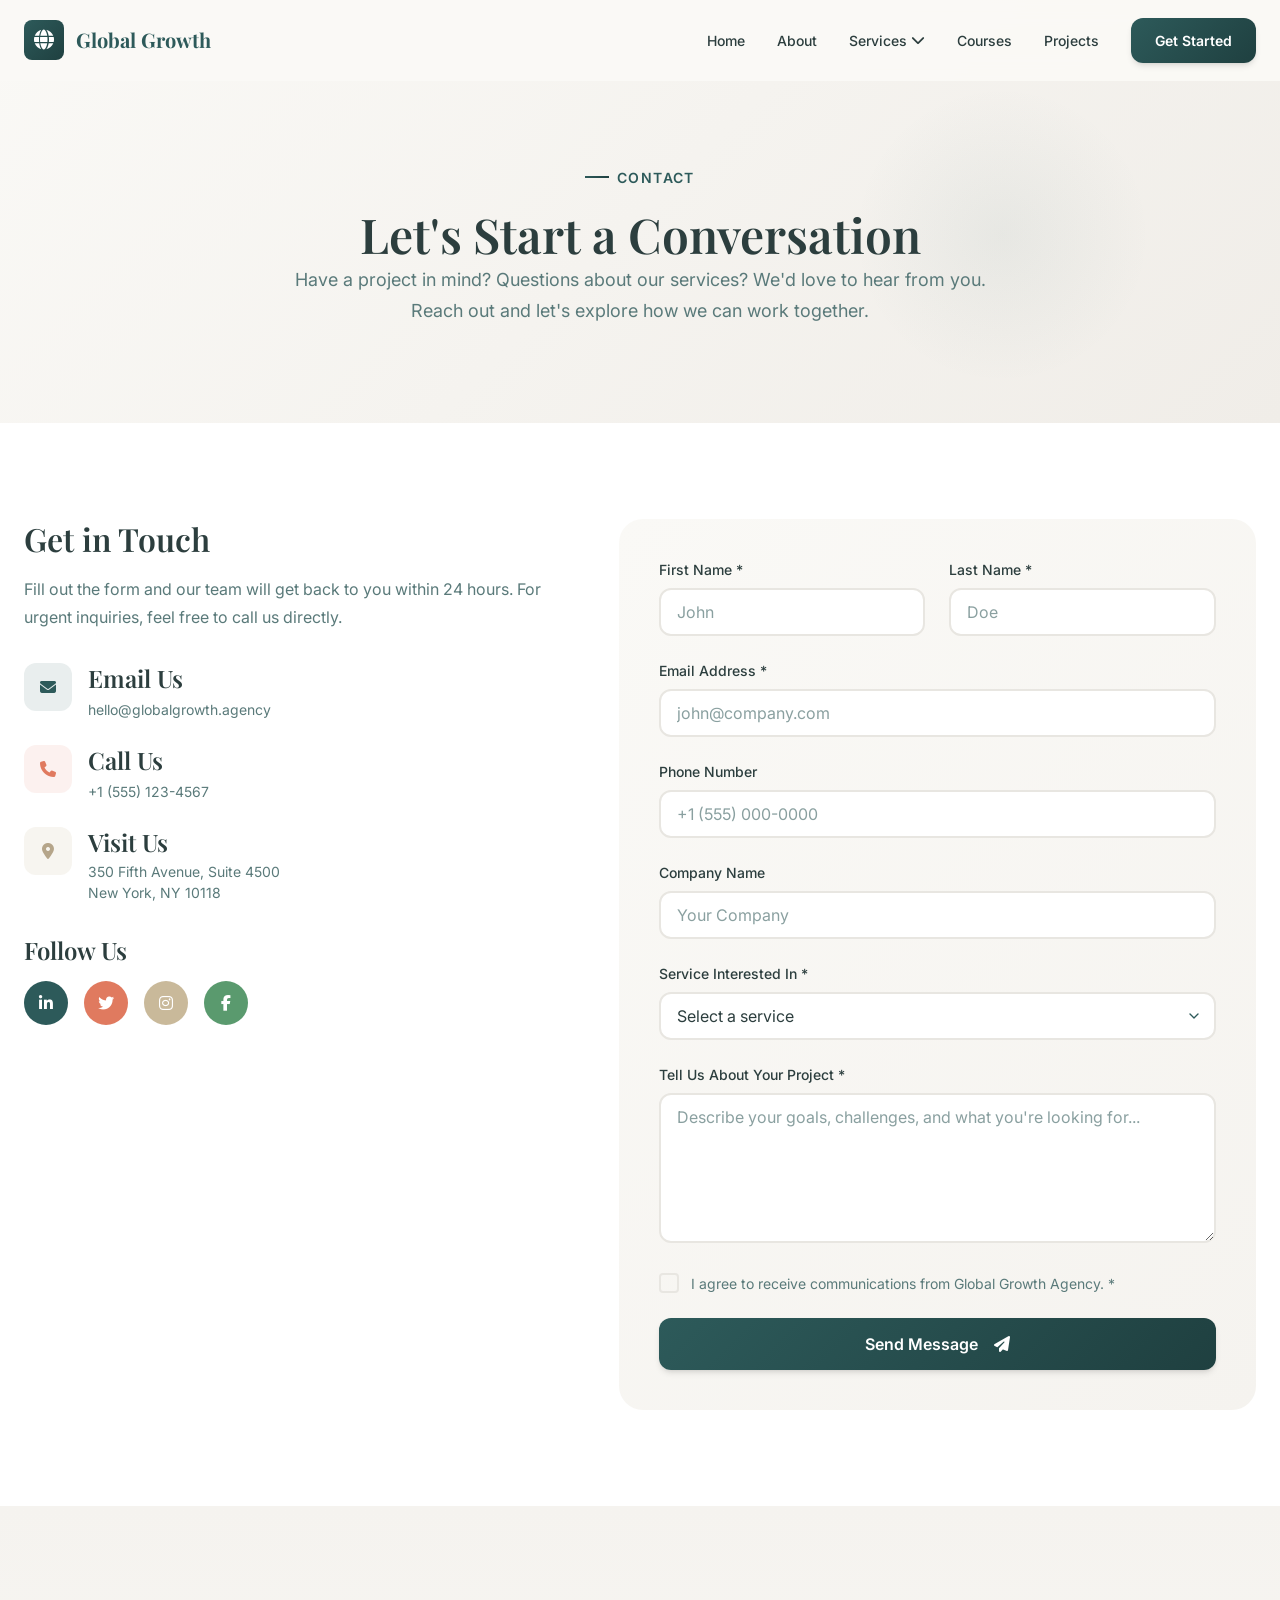
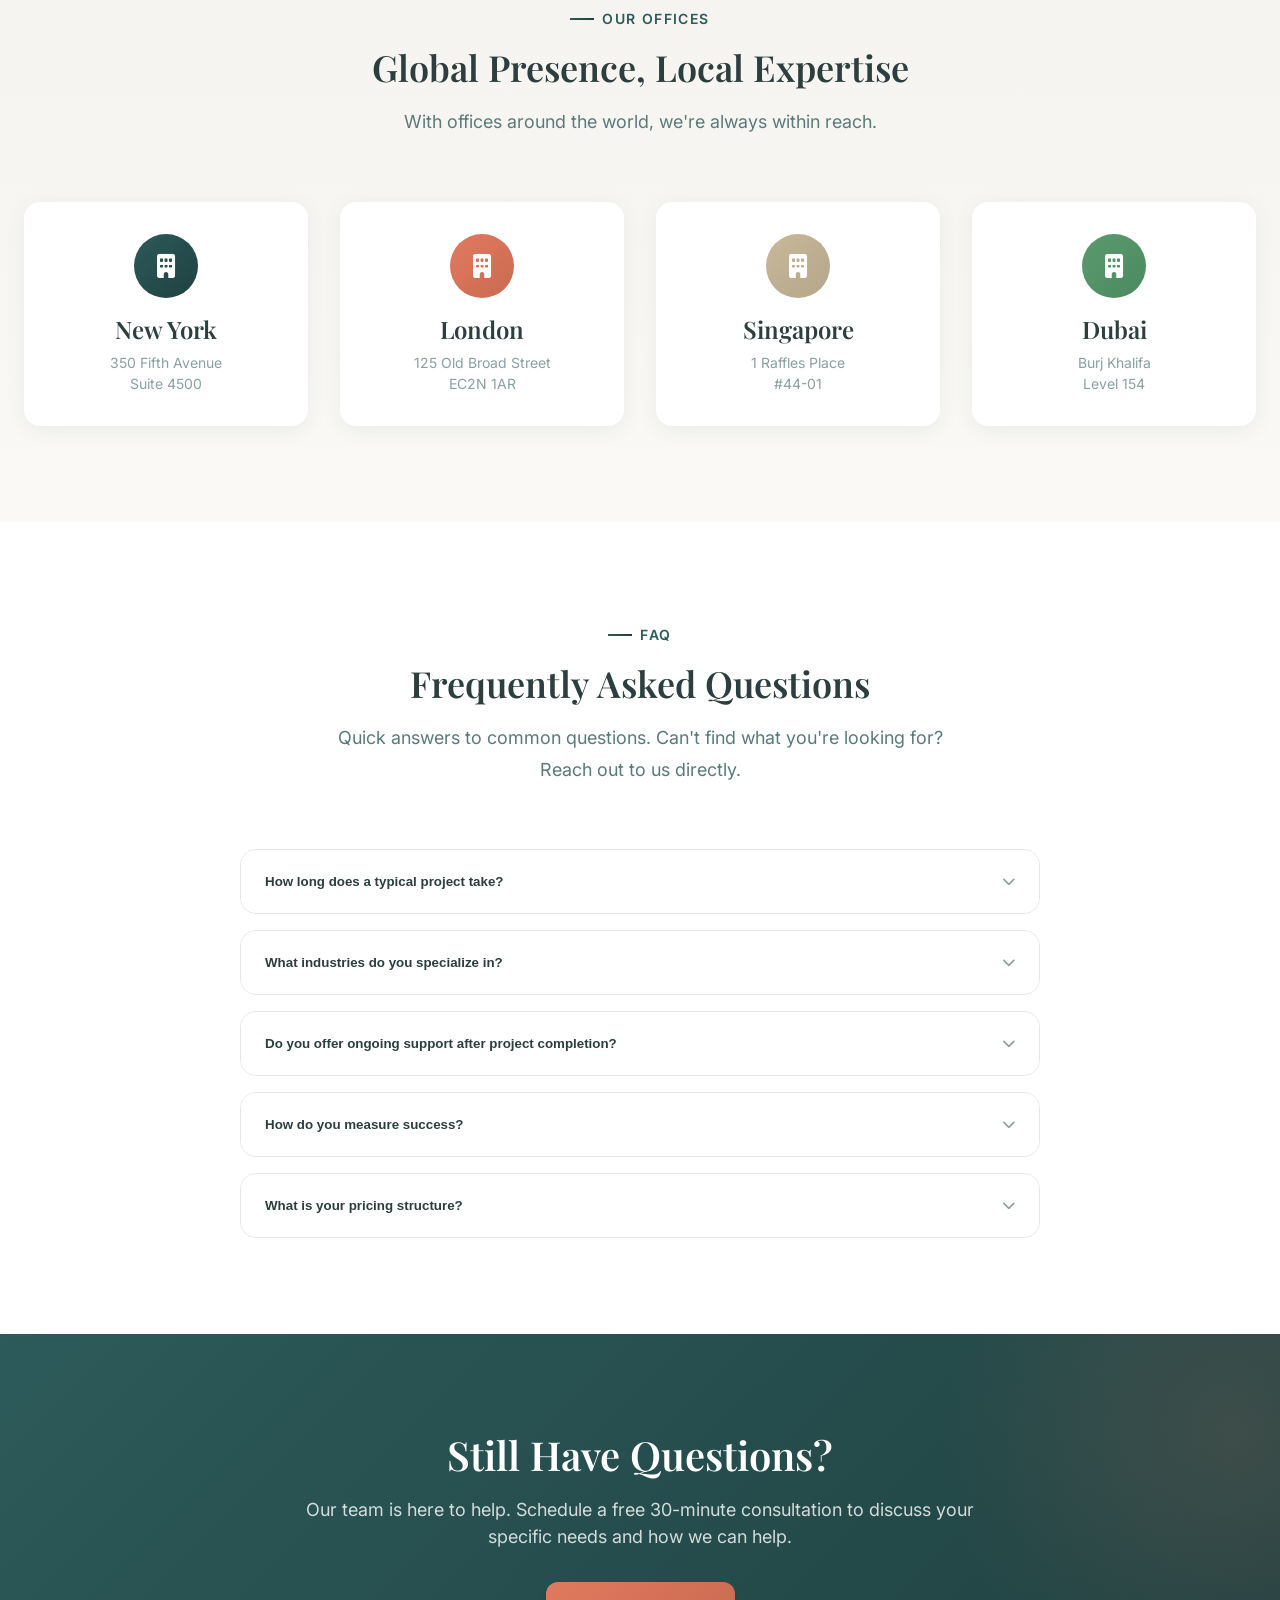
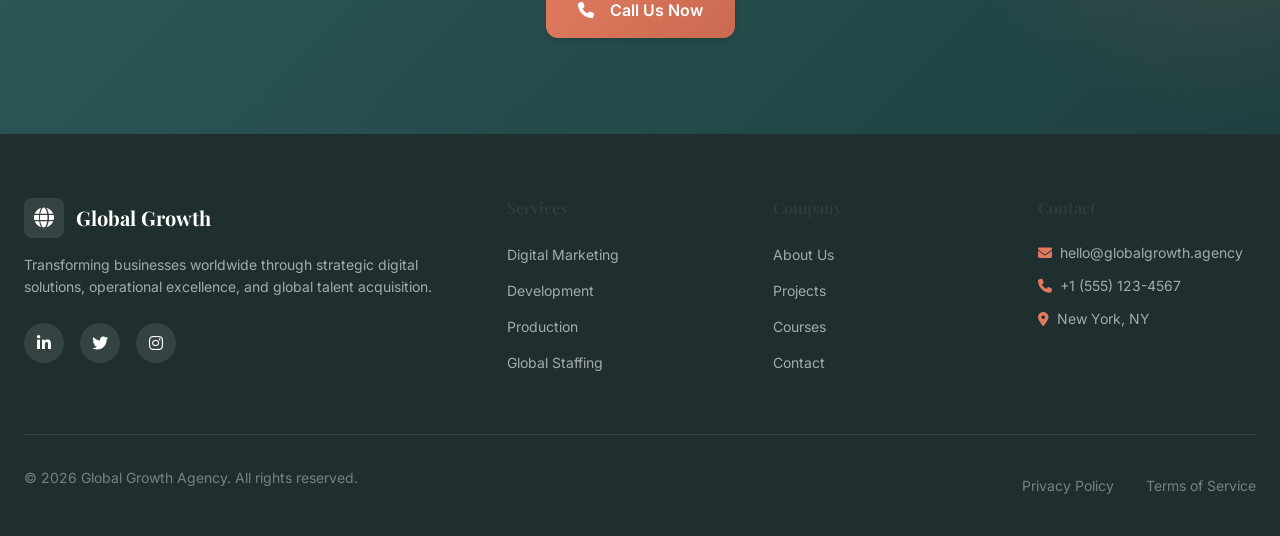
<file: contact.html>
<!DOCTYPE html>
<html lang="en">
<head>
  <meta charset="UTF-8">
  <meta name="viewport" content="width=device-width, initial-scale=1.0">
  <title>Contact Us | Global Growth Agency</title>
  <meta name="description" content="Get in touch with Global Growth Agency. Let's discuss how we can help accelerate your business growth. Schedule a free consultation today.">
  
  <!-- Fonts -->
  <link rel="preconnect" href="https://fonts.googleapis.com">
  <link rel="preconnect" href="https://fonts.gstatic.com" crossorigin>
  <link href="https://fonts.googleapis.com/css2?family=Inter:wght@400;500;600;700&family=Playfair+Display:wght@500;600;700&display=swap" rel="stylesheet">
  
  <!-- Icons -->
  <link rel="stylesheet" href="https://cdnjs.cloudflare.com/ajax/libs/font-awesome/6.4.0/css/all.min.css">
  
  <!-- Styles -->
  <link rel="stylesheet" href="assets/css/style.css">
  <link rel="stylesheet" href="assets/css/components.css">
  <link rel="stylesheet" href="assets/css/responsive.css">
  
  <!-- Favicon -->
  <link rel="icon" type="image/svg+xml" href="data:image/svg+xml,<svg xmlns='http://www.w3.org/2000/svg' viewBox='0 0 100 100'><rect fill='%232D5A5A' width='100' height='100' rx='20'/><text x='50' y='65' font-size='45' text-anchor='middle' fill='white' font-family='serif'>G</text></svg>">
</head>
<body>
  <!-- Scroll Progress Bar -->
  <div class="scroll-progress" style="position: fixed; top: 0; left: 0; height: 3px; background: linear-gradient(90deg, #2D5A5A, #E07A5F); width: 0; z-index: 9999; transition: width 0.1s;"></div>

  <!-- Navigation -->
  <nav class="navbar">
    <div class="container navbar-inner">
      <a href="index.html" class="logo">
        <div class="logo-icon">
          <i class="fas fa-globe"></i>
        </div>
        <span class="logo-text">Global Growth</span>
      </a>
      
      <button class="menu-toggle" aria-label="Toggle menu">
        <span></span>
        <span></span>
        <span></span>
      </button>
      
      <div class="nav-menu">
        <a href="index.html" class="nav-link">Home</a>
        <a href="about.html" class="nav-link">About</a>
        
        <div class="dropdown">
          <span class="nav-link dropdown-toggle">
            Services
            <i class="fas fa-chevron-down"></i>
          </span>
          <div class="dropdown-menu">
            <a href="services.html#digital" class="dropdown-item">
              <strong>Digital Marketing</strong>
              <span>SEO, SMM, Content Strategy</span>
            </a>
            <a href="services.html#development" class="dropdown-item">
              <strong>Development</strong>
              <span>Web, App, E-commerce</span>
            </a>
            <a href="services.html#production" class="dropdown-item">
              <strong>Production</strong>
              <span>CGI, Photography, Events</span>
            </a>
            <a href="services.html#staffing" class="dropdown-item">
              <strong>Global Staffing</strong>
              <span>Chefs, Managers, Housekeeping</span>
            </a>
          </div>
        </div>
        
        <a href="courses.html" class="nav-link">Courses</a>
        <a href="projects.html" class="nav-link">Projects</a>
        <a href="contact.html" class="btn btn-primary nav-cta">Get Started</a>
      </div>
    </div>
  </nav>

  <section class="page-header">
    <div style="position: absolute; top: 20%; right: 10%; width: 300px; height: 300px; background: radial-gradient(circle, rgba(45,90,90,0.06) 0%, transparent 70%); border-radius: 50%;"></div>
    
    <div class="container" style="position: relative; z-index: 1;">
      <div class="fade-in" style="text-align: center; max-width: 700px; margin: 0 auto;">
        <span class="section-label" style="justify-content: center;">Contact</span>
        <h1>Let's Start a Conversation</h1>
        <p style="font-size: 1.125rem; color: #5A7A7A; line-height: 1.75;">Have a project in mind? Questions about our services? We'd love to hear from you. Reach out and let's explore how we can work together.</p>
      </div>
    </div>
  </section>

  <!-- Contact Section -->
  <section class="section" style="background: white;">
    <div class="container">
      <div class="contact-grid fade-in">
        <!-- Contact Info -->
        <div>
          <h2 style="font-family: 'Playfair Display', serif; font-size: 2rem; color: #2C3E3E; margin-bottom: 1rem;">Get in Touch</h2>
          <p style="color: #5A7A7A; line-height: 1.75; margin-bottom: 2rem;">Fill out the form and our team will get back to you within 24 hours. For urgent inquiries, feel free to call us directly.</p>
          
          <div style="display: flex; flex-direction: column; gap: 1.5rem; margin-bottom: 2rem;">
            <div style="display: flex; gap: 1rem; align-items: flex-start;">
              <div style="width: 48px; height: 48px; background: rgba(45,90,90,0.1); border-radius: 0.75rem; display: flex; align-items: center; justify-content: center; color: #2D5A5A; flex-shrink: 0;">
                <i class="fas fa-envelope"></i>
              </div>
              <div>
                <h4 style="font-weight: 600; margin-bottom: 0.25rem;">Email Us</h4>
                <a href="mailto:hello@globalgrowth.agency" style="color: #5A7A7A; font-size: 0.875rem;">hello@globalgrowth.agency</a>
              </div>
            </div>
            
            <div style="display: flex; gap: 1rem; align-items: flex-start;">
              <div style="width: 48px; height: 48px; background: rgba(224,122,95,0.1); border-radius: 0.75rem; display: flex; align-items: center; justify-content: center; color: #E07A5F; flex-shrink: 0;">
                <i class="fas fa-phone"></i>
              </div>
              <div>
                <h4 style="font-weight: 600; margin-bottom: 0.25rem;">Call Us</h4>
                <a href="tel:+15551234567" style="color: #5A7A7A; font-size: 0.875rem;">+1 (555) 123-4567</a>
              </div>
            </div>
            
            <div style="display: flex; gap: 1rem; align-items: flex-start;">
              <div style="width: 48px; height: 48px; background: rgba(201,185,154,0.15); border-radius: 0.75rem; display: flex; align-items: center; justify-content: center; color: #B5A58A; flex-shrink: 0;">
                <i class="fas fa-map-marker-alt"></i>
              </div>
              <div>
                <h4 style="font-weight: 600; margin-bottom: 0.25rem;">Visit Us</h4>
                <p style="color: #5A7A7A; font-size: 0.875rem; margin: 0;">350 Fifth Avenue, Suite 4500<br>New York, NY 10118</p>
              </div>
            </div>
          </div>
          
          <div>
            <h4 style="font-weight: 600; margin-bottom: 1rem;">Follow Us</h4>
            <div style="display: flex; gap: 1rem;">
              <a href="#" style="width: 44px; height: 44px; background: #2D5A5A; border-radius: 50%; display: flex; align-items: center; justify-content: center; color: white; transition: all 0.3s;"><i class="fab fa-linkedin-in"></i></a>
              <a href="#" style="width: 44px; height: 44px; background: #E07A5F; border-radius: 50%; display: flex; align-items: center; justify-content: center; color: white; transition: all 0.3s;"><i class="fab fa-twitter"></i></a>
              <a href="#" style="width: 44px; height: 44px; background: #C9B99A; border-radius: 50%; display: flex; align-items: center; justify-content: center; color: white; transition: all 0.3s;"><i class="fab fa-instagram"></i></a>
              <a href="#" style="width: 44px; height: 44px; background: #5A9A6E; border-radius: 50%; display: flex; align-items: center; justify-content: center; color: white; transition: all 0.3s;"><i class="fab fa-facebook-f"></i></a>
            </div>
          </div>
        </div>
        
        <!-- Contact Form -->
        <div style="background: linear-gradient(135deg, #FAF9F6, #F5F3EF); padding: 2.5rem; border-radius: 1.5rem;">
          <form data-validate>
            <div class="form-row" style="display: grid; grid-template-columns: 1fr 1fr; gap: 1.5rem;">
              <div class="form-group">
                <label class="form-label" for="firstName">First Name *</label>
                <input type="text" id="firstName" name="firstName" class="form-input" placeholder="John" required>
              </div>
              <div class="form-group">
                <label class="form-label" for="lastName">Last Name *</label>
                <input type="text" id="lastName" name="lastName" class="form-input" placeholder="Doe" required>
              </div>
            </div>
            
            <div class="form-group">
              <label class="form-label" for="email">Email Address *</label>
              <input type="email" id="email" name="email" class="form-input" placeholder="john@company.com" required>
            </div>
            
            <div class="form-group">
              <label class="form-label" for="phone">Phone Number</label>
              <input type="tel" id="phone" name="phone" class="form-input" placeholder="+1 (555) 000-0000">
            </div>
            
            <div class="form-group">
              <label class="form-label" for="company">Company Name</label>
              <input type="text" id="company" name="company" class="form-input" placeholder="Your Company">
            </div>
            
            <div class="form-group">
              <label class="form-label" for="service">Service Interested In *</label>
              <select id="service" name="service" class="form-select" required>
                <option value="">Select a service</option>
                <option value="digital">Digital Marketing</option>
                <option value="development">Web/App Development</option>
                <option value="production">Production & Creative</option>
                <option value="staffing">Global Staffing</option>
                <option value="bundle-digital">Bundle: Digital Dominance</option>
                <option value="bundle-operations">Bundle: Operations Excellence</option>
                <option value="bundle-full">Bundle: Full Scale Growth</option>
                <option value="course">Professional Course</option>
                <option value="other">Something Else</option>
              </select>
            </div>
            
            <div class="form-group">
              <label class="form-label" for="message">Tell Us About Your Project *</label>
              <textarea id="message" name="message" class="form-textarea" placeholder="Describe your goals, challenges, and what you're looking for..." required></textarea>
            </div>
            
            <div class="form-group">
              <label class="form-check">
                <input type="checkbox" class="form-check-input" required>
                <span class="form-check-label">I agree to receive communications from Global Growth Agency. *</span>
              </label>
            </div>
            
            <button type="submit" class="btn btn-primary btn-lg" style="width: 100%;">
              Send Message
              <i class="fas fa-paper-plane" style="margin-left: 0.5rem;"></i>
            </button>
          </form>
        </div>
      </div>
    </div>
  </section>

  <!-- Office Locations -->
  <section class="section" style="background: linear-gradient(180deg, #F5F3EF 0%, #FAF9F6 100%);">
    <div class="container">
      <div class="section-header">
        <span class="section-label">Our Offices</span>
        <h2 class="section-title">Global Presence, Local Expertise</h2>
        <p class="section-subtitle">With offices around the world, we're always within reach.</p>
      </div>
      
      <div class="stats-grid fade-in">
        <div class="card" style="text-align: center;">
          <div style="width: 64px; height: 64px; background: linear-gradient(135deg, #2D5A5A, #1F4040); border-radius: 50%; display: flex; align-items: center; justify-content: center; margin: 0 auto 1rem; color: white; font-size: 1.5rem;">
            <i class="fas fa-building"></i>
          </div>
          <h4 style="font-weight: 600; margin-bottom: 0.5rem;">New York</h4>
          <p style="font-size: 0.875rem; color: #8AA0A0; margin: 0;">350 Fifth Avenue<br>Suite 4500</p>
        </div>
        
        <div class="card" style="text-align: center;">
          <div style="width: 64px; height: 64px; background: linear-gradient(135deg, #E07A5F, #C96A50); border-radius: 50%; display: flex; align-items: center; justify-content: center; margin: 0 auto 1rem; color: white; font-size: 1.5rem;">
            <i class="fas fa-building"></i>
          </div>
          <h4 style="font-weight: 600; margin-bottom: 0.5rem;">London</h4>
          <p style="font-size: 0.875rem; color: #8AA0A0; margin: 0;">125 Old Broad Street<br>EC2N 1AR</p>
        </div>
        
        <div class="card" style="text-align: center;">
          <div style="width: 64px; height: 64px; background: linear-gradient(135deg, #C9B99A, #B5A58A); border-radius: 50%; display: flex; align-items: center; justify-content: center; margin: 0 auto 1rem; color: white; font-size: 1.5rem;">
            <i class="fas fa-building"></i>
          </div>
          <h4 style="font-weight: 600; margin-bottom: 0.5rem;">Singapore</h4>
          <p style="font-size: 0.875rem; color: #8AA0A0; margin: 0;">1 Raffles Place<br>#44-01</p>
        </div>
        
        <div class="card" style="text-align: center;">
          <div style="width: 64px; height: 64px; background: linear-gradient(135deg, #5A9A6E, #4A8A5E); border-radius: 50%; display: flex; align-items: center; justify-content: center; margin: 0 auto 1rem; color: white; font-size: 1.5rem;">
            <i class="fas fa-building"></i>
          </div>
          <h4 style="font-weight: 600; margin-bottom: 0.5rem;">Dubai</h4>
          <p style="font-size: 0.875rem; color: #8AA0A0; margin: 0;">Burj Khalifa<br>Level 154</p>
        </div>
      </div>
    </div>
  </section>

  <!-- FAQ Section -->
  <section class="section" style="background: white;">
    <div class="container">
      <div class="section-header">
        <span class="section-label">FAQ</span>
        <h2 class="section-title">Frequently Asked Questions</h2>
        <p class="section-subtitle">Quick answers to common questions. Can't find what you're looking for? Reach out to us directly.</p>
      </div>
      
      <div class="fade-in" style="max-width: 800px; margin: 0 auto;">
        <div style="display: flex; flex-direction: column; gap: 1rem;">
          <div class="faq-item" style="border: 1px solid #E8E6E1; border-radius: 1rem; overflow: hidden;">
            <button class="faq-toggle" style="width: 100%; padding: 1.5rem; background: white; border: none; text-align: left; display: flex; justify-content: space-between; align-items: center; cursor: pointer;">
              <span style="font-weight: 600; color: #2C3E3E;">How long does a typical project take?</span>
              <i class="fas fa-chevron-down" style="color: #8AA0A0; transition: transform 0.3s;"></i>
            </button>
            <div class="faq-content" style="max-height: 0; overflow: hidden; transition: max-height 0.3s;">
              <p style="padding: 0 1.5rem 1.5rem; color: #5A7A7A; margin: 0;">Project timelines vary based on scope and complexity. A typical digital marketing campaign launches within 2-4 weeks, while full website development can take 8-12 weeks. We'll provide a detailed timeline during our initial consultation.</p>
            </div>
          </div>
          
          <div class="faq-item" style="border: 1px solid #E8E6E1; border-radius: 1rem; overflow: hidden;">
            <button class="faq-toggle" style="width: 100%; padding: 1.5rem; background: white; border: none; text-align: left; display: flex; justify-content: space-between; align-items: center; cursor: pointer;">
              <span style="font-weight: 600; color: #2C3E3E;">What industries do you specialize in?</span>
              <i class="fas fa-chevron-down" style="color: #8AA0A0; transition: transform 0.3s;"></i>
            </button>
            <div class="faq-content" style="max-height: 0; overflow: hidden; transition: max-height 0.3s;">
              <p style="padding: 0 1.5rem 1.5rem; color: #5A7A7A; margin: 0;">We have deep expertise in hospitality, F&B, retail, fitness, and technology sectors. However, our methodologies are adaptable across industries. We've successfully served clients in healthcare, real estate, finance, and more.</p>
            </div>
          </div>
          
          <div class="faq-item" style="border: 1px solid #E8E6E1; border-radius: 1rem; overflow: hidden;">
            <button class="faq-toggle" style="width: 100%; padding: 1.5rem; background: white; border: none; text-align: left; display: flex; justify-content: space-between; align-items: center; cursor: pointer;">
              <span style="font-weight: 600; color: #2C3E3E;">Do you offer ongoing support after project completion?</span>
              <i class="fas fa-chevron-down" style="color: #8AA0A0; transition: transform 0.3s;"></i>
            </button>
            <div class="faq-content" style="max-height: 0; overflow: hidden; transition: max-height 0.3s;">
              <p style="padding: 0 1.5rem 1.5rem; color: #5A7A7A; margin: 0;">Absolutely. We believe in building long-term partnerships. All our projects include a post-launch support period, and we offer various maintenance and optimization packages to ensure continued success.</p>
            </div>
          </div>
          
          <div class="faq-item" style="border: 1px solid #E8E6E1; border-radius: 1rem; overflow: hidden;">
            <button class="faq-toggle" style="width: 100%; padding: 1.5rem; background: white; border: none; text-align: left; display: flex; justify-content: space-between; align-items: center; cursor: pointer;">
              <span style="font-weight: 600; color: #2C3E3E;">How do you measure success?</span>
              <i class="fas fa-chevron-down" style="color: #8AA0A0; transition: transform 0.3s;"></i>
            </button>
            <div class="faq-content" style="max-height: 0; overflow: hidden; transition: max-height 0.3s;">
              <p style="padding: 0 1.5rem 1.5rem; color: #5A7A7A; margin: 0;">We establish clear KPIs at the start of every engagement—whether that's revenue growth, lead generation, website traffic, or operational efficiency. We provide regular reports and maintain transparent communication throughout.</p>
            </div>
          </div>
          
          <div class="faq-item" style="border: 1px solid #E8E6E1; border-radius: 1rem; overflow: hidden;">
            <button class="faq-toggle" style="width: 100%; padding: 1.5rem; background: white; border: none; text-align: left; display: flex; justify-content: space-between; align-items: center; cursor: pointer;">
              <span style="font-weight: 600; color: #2C3E3E;">What is your pricing structure?</span>
              <i class="fas fa-chevron-down" style="color: #8AA0A0; transition: transform 0.3s;"></i>
            </button>
            <div class="faq-content" style="max-height: 0; overflow: hidden; transition: max-height 0.3s;">
              <p style="padding: 0 1.5rem 1.5rem; color: #5A7A7A; margin: 0;">We offer flexible pricing based on project scope and duration. Options include project-based fees, monthly retainers, and performance-based arrangements. Contact us for a customized quote tailored to your needs.</p>
            </div>
          </div>
        </div>
      </div>
    </div>
  </section>

  <!-- CTA Section -->
  <section class="section" style="background: linear-gradient(135deg, #2D5A5A 0%, #1F4040 100%); position: relative; overflow: hidden;">
    <div style="position: absolute; top: -50%; right: -20%; width: 600px; height: 600px; background: radial-gradient(circle, rgba(224,122,95,0.15) 0%, transparent 70%); border-radius: 50%;"></div>
    
    <div class="container" style="position: relative; z-index: 1;">
      <div class="fade-in" style="text-align: center; max-width: 700px; margin: 0 auto;">
        <h2 style="font-family: 'Playfair Display', serif; font-size: 2.5rem; color: white; margin-bottom: 1rem;">Still Have Questions?</h2>
        <p style="font-size: 1.125rem; color: rgba(255,255,255,0.8); margin-bottom: 2rem;">Our team is here to help. Schedule a free 30-minute consultation to discuss your specific needs and how we can help.</p>
        <a href="tel:+15551234567" class="btn btn-accent btn-lg">
          <i class="fas fa-phone" style="margin-right: 0.5rem;"></i>
          Call Us Now
        </a>
      </div>
    </div>
  </section>

  <!-- Footer -->
  <footer style="background: #1F2E2E; color: white; padding: 4rem 0 2rem;">
    <div class="container">
      <div class="footer-grid">
        <div>
          <a href="index.html" class="logo" style="color: white; margin-bottom: 1rem; display: inline-flex;">
            <div class="logo-icon" style="background: rgba(255,255,255,0.1);">
              <i class="fas fa-globe"></i>
            </div>
            <span class="logo-text">Global Growth</span>
          </a>
          <p style="color: rgba(255,255,255,0.6); font-size: 0.875rem; line-height: 1.6; margin-bottom: 1.5rem;">Transforming businesses worldwide through strategic digital solutions, operational excellence, and global talent acquisition.</p>
          <div style="display: flex; gap: 1rem;">
            <a href="#" style="width: 40px; height: 40px; background: rgba(255,255,255,0.1); border-radius: 50%; display: flex; align-items: center; justify-content: center; color: white;"><i class="fab fa-linkedin-in"></i></a>
            <a href="#" style="width: 40px; height: 40px; background: rgba(255,255,255,0.1); border-radius: 50%; display: flex; align-items: center; justify-content: center; color: white;"><i class="fab fa-twitter"></i></a>
            <a href="#" style="width: 40px; height: 40px; background: rgba(255,255,255,0.1); border-radius: 50%; display: flex; align-items: center; justify-content: center; color: white;"><i class="fab fa-instagram"></i></a>
          </div>
        </div>
        
        <div>
          <h4 style="font-size: 1rem; font-weight: 600; margin-bottom: 1.5rem;">Services</h4>
          <ul style="list-style: none;">
            <li style="margin-bottom: 0.75rem;"><a href="services.html#digital" style="color: rgba(255,255,255,0.6); font-size: 0.875rem;">Digital Marketing</a></li>
            <li style="margin-bottom: 0.75rem;"><a href="services.html#development" style="color: rgba(255,255,255,0.6); font-size: 0.875rem;">Development</a></li>
            <li style="margin-bottom: 0.75rem;"><a href="services.html#production" style="color: rgba(255,255,255,0.6); font-size: 0.875rem;">Production</a></li>
            <li style="margin-bottom: 0.75rem;"><a href="services.html#staffing" style="color: rgba(255,255,255,0.6); font-size: 0.875rem;">Global Staffing</a></li>
          </ul>
        </div>
        
        <div>
          <h4 style="font-size: 1rem; font-weight: 600; margin-bottom: 1.5rem;">Company</h4>
          <ul style="list-style: none;">
            <li style="margin-bottom: 0.75rem;"><a href="about.html" style="color: rgba(255,255,255,0.6); font-size: 0.875rem;">About Us</a></li>
            <li style="margin-bottom: 0.75rem;"><a href="projects.html" style="color: rgba(255,255,255,0.6); font-size: 0.875rem;">Projects</a></li>
            <li style="margin-bottom: 0.75rem;"><a href="courses.html" style="color: rgba(255,255,255,0.6); font-size: 0.875rem;">Courses</a></li>
            <li style="margin-bottom: 0.75rem;"><a href="contact.html" style="color: rgba(255,255,255,0.6); font-size: 0.875rem;">Contact</a></li>
          </ul>
        </div>
        
        <div>
          <h4 style="font-size: 1rem; font-weight: 600; margin-bottom: 1.5rem;">Contact</h4>
          <ul style="list-style: none;">
            <li style="margin-bottom: 0.75rem; display: flex; align-items: center; gap: 0.5rem; color: rgba(255,255,255,0.6); font-size: 0.875rem;"><i class="fas fa-envelope" style="color: #E07A5F;"></i> hello@globalgrowth.agency</li>
            <li style="margin-bottom: 0.75rem; display: flex; align-items: center; gap: 0.5rem; color: rgba(255,255,255,0.6); font-size: 0.875rem;"><i class="fas fa-phone" style="color: #E07A5F;"></i> +1 (555) 123-4567</li>
            <li style="margin-bottom: 0.75rem; display: flex; align-items: center; gap: 0.5rem; color: rgba(255,255,255,0.6); font-size: 0.875rem;"><i class="fas fa-map-marker-alt" style="color: #E07A5F;"></i> New York, NY</li>
          </ul>
        </div>
      </div>
      
      <div style="border-top: 1px solid rgba(255,255,255,0.1); padding-top: 2rem; display: flex; justify-content: space-between; align-items: center;">
        <p style="color: rgba(255,255,255,0.4); font-size: 0.875rem;">&copy; <span class="current-year">2024</span> Global Growth Agency. All rights reserved.</p>
        <div style="display: flex; gap: 2rem;">
          <a href="#" style="color: rgba(255,255,255,0.4); font-size: 0.875rem;">Privacy Policy</a>
          <a href="#" style="color: rgba(255,255,255,0.4); font-size: 0.875rem;">Terms of Service</a>
        </div>
      </div>
    </div>
  </footer>

  <!-- Back to Top Button -->
  <button class="back-to-top" style="position: fixed; bottom: 2rem; right: 2rem; width: 48px; height: 48px; background: #2D5A5A; color: white; border: none; border-radius: 50%; cursor: pointer; opacity: 0; visibility: hidden; transition: all 0.3s; z-index: 100; display: flex; align-items: center; justify-content: center; box-shadow: 0 4px 12px rgba(45,90,90,0.3);">
    <i class="fas fa-arrow-up"></i>
  </button>

  <style>
    .back-to-top.visible {
      opacity: 1;
      visibility: visible;
    }
    
    .faq-item.active .faq-toggle i {
      transform: rotate(180deg);
    }
    
    .faq-item.active .faq-content {
      max-height: 300px !important;
    }
  </style>

  <!-- Scripts -->
  <script src="assets/js/main.js"></script>
  <script src="assets/js/animations.js"></script>
  
  <script>
    // Scroll Progress
    window.addEventListener('scroll', () => {
      const scrollProgress = document.querySelector('.scroll-progress');
      const scrollTop = window.pageYOffset;
      const docHeight = document.documentElement.scrollHeight - window.innerHeight;
      const progress = (scrollTop / docHeight) * 100;
      scrollProgress.style.width = progress + '%';
    }, { passive: true });
    
    // FAQ Toggle
    document.querySelectorAll('.faq-toggle').forEach(toggle => {
      toggle.addEventListener('click', () => {
        const item = toggle.closest('.faq-item');
        const isActive = item.classList.contains('active');
        
        // Close all
        document.querySelectorAll('.faq-item').forEach(i => i.classList.remove('active'));
        
        // Open clicked if not already active
        if (!isActive) {
          item.classList.add('active');
        }
      });
    });
    
    // Pre-fill form based on URL params
    const urlParams = new URLSearchParams(window.location.search);
    const service = urlParams.get('service');
    const bundle = urlParams.get('bundle');
    const course = urlParams.get('course');
    
    const serviceSelect = document.getElementById('service');
    if (service) {
      serviceSelect.value = service;
    } else if (bundle) {
      serviceSelect.value = 'bundle-' + bundle;
    } else if (course) {
      serviceSelect.value = 'course';
    }
  </script>
</body>
</html>
</file>
<file: assets/css/style.css>
/* ============================================
   GLOBAL GROWTH AGENCY - DESIGN SYSTEM
   ============================================
   
   DESIGN PHILOSOPHY:
   "Soothing for the eye and brain" - A calming,
   trustworthy palette that promotes focus and
   professionalism while feeling welcoming.
   
   COLOR PALETTE:
   - Primary: Deep Teal (#2D5A5A) - Trust, growth, calm
   - Secondary: Warm Sand (#C9B99A) - Comfort, earthiness
   - Accent: Soft Coral (#E07A5F) - Energy, warmth
   - Background: Off-White (#FAF9F6) - Easy on eyes
   - Surface: Pure White (#FFFFFF) - Clean sections
   - Text Primary: Deep Charcoal (#2C3E3E) - Professional
   - Text Secondary: Muted Sage (#5A7A7A) - Subtle
   
   TYPOGRAPHY:
   - Headings: Playfair Display (elegant, editorial)
   - Body: Inter (clean, modern, highly readable)
   
   SPACING SYSTEM:
   Based on 8px grid: 4, 8, 12, 16, 24, 32, 48, 64, 96, 128
   ============================================ */

/* CSS Custom Properties */
:root {
  /* Colors */
  --color-primary: #2D5A5A;
  --color-primary-dark: #1F4040;
  --color-primary-light: #3D7A7A;
  --color-secondary: #C9B99A;
  --color-secondary-light: #D9C9AA;
  --color-accent: #E07A5F;
  --color-accent-hover: #C96A50;
  --color-background: #FAF9F6;
  --color-surface: #FFFFFF;
  --color-text-primary: #2C3E3E;
  --color-text-secondary: #5A7A7A;
  --color-text-muted: #8AA0A0;
  --color-border: #E8E6E1;
  --color-success: #5A9A6E;
  --color-error: #C95A5A;
  
  /* Gradients */
  --gradient-hero: linear-gradient(135deg, var(--color-primary) 0%, var(--color-primary-dark) 100%);
  --gradient-soft: linear-gradient(180deg, var(--color-background) 0%, var(--color-surface) 100%);
  --gradient-accent: linear-gradient(135deg, var(--color-accent) 0%, var(--color-accent-hover) 100%);
  
  /* Typography */
  --font-heading: 'Playfair Display', Georgia, serif;
  --font-body: 'Inter', -apple-system, BlinkMacSystemFont, sans-serif;
  
  /* Font Sizes */
  --text-xs: 0.75rem;
  --text-sm: 0.875rem;
  --text-base: 1rem;
  --text-lg: 1.125rem;
  --text-xl: 1.25rem;
  --text-2xl: 1.5rem;
  --text-3xl: 1.875rem;
  --text-4xl: 2.25rem;
  --text-5xl: 3rem;
  --text-6xl: 3.75rem;
  
  /* Font Weights */
  --font-normal: 400;
  --font-medium: 500;
  --font-semibold: 600;
  --font-bold: 700;
  
  /* Line Heights */
  --leading-tight: 1.25;
  --leading-normal: 1.5;
  --leading-relaxed: 1.75;
  
  /* Spacing */
  --space-1: 0.25rem;
  --space-2: 0.5rem;
  --space-3: 0.75rem;
  --space-4: 1rem;
  --space-5: 1.25rem;
  --space-6: 1.5rem;
  --space-8: 2rem;
  --space-10: 2.5rem;
  --space-12: 3rem;
  --space-16: 4rem;
  --space-20: 5rem;
  --space-24: 6rem;
  --space-32: 8rem;
  
  /* Border Radius */
  --radius-sm: 0.25rem;
  --radius-md: 0.5rem;
  --radius-lg: 0.75rem;
  --radius-xl: 1rem;
  --radius-2xl: 1.5rem;
  --radius-full: 9999px;
  
  /* Shadows */
  --shadow-sm: 0 1px 2px 0 rgba(0, 0, 0, 0.05);
  --shadow-md: 0 4px 6px -1px rgba(0, 0, 0, 0.1), 0 2px 4px -2px rgba(0, 0, 0, 0.1);
  --shadow-lg: 0 10px 15px -3px rgba(0, 0, 0, 0.1), 0 4px 6px -4px rgba(0, 0, 0, 0.1);
  --shadow-xl: 0 20px 25px -5px rgba(0, 0, 0, 0.1), 0 8px 10px -6px rgba(0, 0, 0, 0.1);
  --shadow-soft: 0 4px 20px rgba(45, 90, 90, 0.08);
  --shadow-card: 0 8px 32px rgba(45, 90, 90, 0.12);
  
  /* Transitions */
  --transition-fast: 150ms ease;
  --transition-base: 250ms ease;
  --transition-slow: 350ms ease;
  --transition-bounce: 400ms cubic-bezier(0.34, 1.56, 0.64, 1);
  
  /* Z-Index Scale */
  --z-dropdown: 100;
  --z-sticky: 200;
  --z-modal: 300;
  --z-tooltip: 400;
  
  /* Container */
  --container-max: 1280px;
  --container-narrow: 960px;
}

/* ============================================
   BASE STYLES & RESET
   ============================================ */

*, *::before, *::after {
  box-sizing: border-box;
  margin: 0;
  padding: 0;
}

html {
  scroll-behavior: smooth;
  font-size: 16px;
  -webkit-font-smoothing: antialiased;
  -moz-osx-font-smoothing: grayscale;
}

body {
  font-family: var(--font-body);
  font-size: var(--text-base);
  line-height: var(--leading-normal);
  color: var(--color-text-primary);
  background-color: var(--color-background);
  overflow-x: hidden;
}

/* Smooth scrolling with Lenis (if available) */
html.lenis {
  height: auto;
}

.lenis.lenis-smooth {
  scroll-behavior: auto;
}

.lenis.lenis-smooth [data-lenis-prevent] {
  overscroll-behavior: contain;
}

.lenis.lenis-stopped {
  overflow: hidden;
}

/* Typography */
h1, h2, h3, h4, h5, h6 {
  font-family: var(--font-heading);
  font-weight: var(--font-semibold);
  line-height: var(--leading-tight);
  color: var(--color-text-primary);
}

h1 { font-size: var(--text-5xl); }
h2 { font-size: var(--text-4xl); }
h3 { font-size: var(--text-3xl); }
h4 { font-size: var(--text-2xl); }
h5 { font-size: var(--text-xl); }
h6 { font-size: var(--text-lg); }

p {
  margin-bottom: var(--space-4);
  color: var(--color-text-secondary);
}

a {
  color: var(--color-primary);
  text-decoration: none;
  transition: color var(--transition-fast);
}

a:hover {
  color: var(--color-accent);
}

img {
  max-width: 100%;
  height: auto;
  display: block;
}

ul, ol {
  list-style: none;
}

/* Selection */
::selection {
  background-color: var(--color-primary);
  color: var(--color-surface);
}

/* Focus styles for accessibility */
:focus-visible {
  outline: 2px solid var(--color-primary);
  outline-offset: 2px;
}

/* Scrollbar styling */
::-webkit-scrollbar {
  width: 8px;
  height: 8px;
}

::-webkit-scrollbar-track {
  background: var(--color-background);
}

::-webkit-scrollbar-thumb {
  background: var(--color-secondary);
  border-radius: var(--radius-full);
}

::-webkit-scrollbar-thumb:hover {
  background: var(--color-primary);
}

/* ============================================
   UTILITY CLASSES
   ============================================ */

/* Container */
.container {
  width: 100%;
  max-width: var(--container-max);
  margin: 0 auto;
  padding-left: var(--space-6);
  padding-right: var(--space-6);
}

.container-narrow {
  max-width: var(--container-narrow);
}

/* Section spacing */
.section {
  padding-top: var(--space-24);
  padding-bottom: var(--space-24);
}

.section-sm {
  padding-top: var(--space-16);
  padding-bottom: var(--space-16);
}

.section-lg {
  padding-top: var(--space-32);
  padding-bottom: var(--space-32);
}

/* Text utilities */
.text-center { text-align: center; }
.text-left { text-align: left; }
.text-right { text-align: right; }

.text-primary { color: var(--color-primary); }
.text-secondary { color: var(--color-text-secondary); }
.text-muted { color: var(--color-text-muted); }
.text-accent { color: var(--color-accent); }
.text-white { color: var(--color-surface); }

.font-heading { font-family: var(--font-heading); }
.font-body { font-family: var(--font-body); }

.font-medium { font-weight: var(--font-medium); }
.font-semibold { font-weight: var(--font-semibold); }
.font-bold { font-weight: var(--font-bold); }

/* Background utilities */
.bg-primary { background-color: var(--color-primary); }
.bg-surface { background-color: var(--color-surface); }
.bg-background { background-color: var(--color-background); }

/* Spacing utilities */
.mt-0 { margin-top: 0; }
.mt-4 { margin-top: var(--space-4); }
.mt-6 { margin-top: var(--space-6); }
.mt-8 { margin-top: var(--space-8); }
.mt-12 { margin-top: var(--space-12); }
.mt-16 { margin-top: var(--space-16); }

.mb-0 { margin-bottom: 0; }
.mb-4 { margin-bottom: var(--space-4); }
.mb-6 { margin-bottom: var(--space-6); }
.mb-8 { margin-bottom: var(--space-8); }
.mb-12 { margin-bottom: var(--space-12); }
.mb-16 { margin-bottom: var(--space-16); }

/* Display utilities */
.hidden { display: none; }
.block { display: block; }
.inline-block { display: inline-block; }
.flex { display: flex; }
.grid { display: grid; }

/* Flex utilities */
.items-center { align-items: center; }
.justify-center { justify-content: center; }
.justify-between { justify-content: space-between; }
.flex-col { flex-direction: column; }
.flex-wrap { flex-wrap: wrap; }
.gap-4 { gap: var(--space-4); }
.gap-6 { gap: var(--space-6); }
.gap-8 { gap: var(--space-8); }

/* Grid utilities */
.grid-cols-2 { grid-template-columns: repeat(2, 1fr); }
.grid-cols-3 { grid-template-columns: repeat(3, 1fr); }
.grid-cols-4 { grid-template-columns: repeat(4, 1fr); }

/* Layout Components extracted from inline styles */
.hero-grid {
  display: grid;
  grid-template-columns: 1fr 1fr;
  gap: 4rem;
  align-items: center;
}

.hero-content {
  position: relative;
  z-index: 1;
}

.hero-stats {
  display: flex;
  gap: 2.5rem;
}

.hero-visual {
  position: relative;
}

.hero-buttons {
  display: flex;
  gap: 1rem;
  margin-bottom: 3rem;
}

.section-header {
  text-align: center;
  max-width: 640px;
  margin: 0 auto var(--space-16);
}

.section-header.flex-between {
  display: flex;
  justify-content: space-between;
  align-items: flex-end;
  max-width: none;
  text-align: left;
}

.stats-grid {
  display: grid;
  grid-template-columns: repeat(4, 1fr);
  gap: 2rem;
}

.footer-grid {
  display: grid;
  grid-template-columns: 2fr 1fr 1fr 1fr;
  gap: 3rem;
  margin-bottom: 3rem;
}

.about-grid {
  display: grid;
  grid-template-columns: 1fr 1fr;
  gap: 4rem;
  align-items: center;
}

.values-grid {
  display: grid;
  grid-template-columns: repeat(3, 1fr);
  gap: 2rem;
}

.team-grid {
  display: grid;
  grid-template-columns: repeat(4, 1fr);
  gap: 2rem;
}

.process-grid {
  display: grid;
  grid-template-columns: repeat(4, 1fr);
  gap: 2rem;
}

.service-detail-grid {
  display: grid;
  grid-template-columns: 1fr 1fr;
  gap: 4rem;
  align-items: center;
}

.courses-grid {
  display: grid;
  grid-template-columns: repeat(2, 1fr);
  gap: 2rem;
}

.features-grid {
  display: grid;
  grid-template-columns: repeat(4, 1fr);
  gap: 2rem;
  text-align: center;
}

.contact-grid {
  display: grid;
  grid-template-columns: 1fr 1.2fr;
  gap: 4rem;
}

.page-header {
  padding-top: 160px;
  padding-bottom: 80px;
  background: linear-gradient(135deg, #FAF9F6 0%, #F0EDE8 100%);
  position: relative;
  overflow: hidden;
}

.info-flex {
  display: flex;
  gap: 2rem;
}

.service-features-grid {
  display: grid;
  grid-template-columns: 1fr 1fr;
  gap: 1.5rem;
}

/* Animation utilities */
.fade-in {
  opacity: 0;
  transform: translateY(20px);
  transition: opacity var(--transition-slow), transform var(--transition-slow);
}

.fade-in.visible {
  opacity: 1;
  transform: translateY(0);
}

/* Screen reader only */
.sr-only {
  position: absolute;
  width: 1px;
  height: 1px;
  padding: 0;
  margin: -1px;
  overflow: hidden;
  clip: rect(0, 0, 0, 0);
  white-space: nowrap;
  border: 0;
}
</file>
<file: assets/css/components.css>
/* ============================================
   COMPONENTS - Reusable UI Elements
   ============================================ */

/* ============================================
   BUTTONS
   ============================================ */

.btn {
  display: inline-flex;
  align-items: center;
  justify-content: center;
  gap: var(--space-2);
  padding: var(--space-3) var(--space-6);
  font-family: var(--font-body);
  font-size: var(--text-sm);
  font-weight: var(--font-semibold);
  text-decoration: none;
  border: none;
  border-radius: var(--radius-lg);
  cursor: pointer;
  transition: all var(--transition-base);
  position: relative;
  overflow: hidden;
}

.btn::before {
  content: '';
  position: absolute;
  top: 0;
  left: -100%;
  width: 100%;
  height: 100%;
  background: linear-gradient(90deg, transparent, rgba(255,255,255,0.2), transparent);
  transition: left 0.5s ease;
}

.btn:hover::before {
  left: 100%;
}

.btn:active {
  transform: scale(0.98);
}

/* Primary Button */
.btn-primary {
  background: var(--gradient-hero);
  color: var(--color-surface);
  box-shadow: var(--shadow-md);
}

.btn-primary:hover {
  background: var(--color-primary-dark);
  color: var(--color-surface);
  box-shadow: var(--shadow-lg);
  transform: translateY(-2px);
}

/* Secondary Button */
.btn-secondary {
  background-color: var(--color-surface);
  color: var(--color-primary);
  border: 2px solid var(--color-primary);
}

.btn-secondary:hover {
  background-color: var(--color-primary);
  color: var(--color-surface);
  transform: translateY(-2px);
}

/* Accent Button */
.btn-accent {
  background: var(--gradient-accent);
  color: var(--color-surface);
  box-shadow: var(--shadow-md);
}

.btn-accent:hover {
  background: var(--color-accent-hover);
  color: var(--color-surface);
  box-shadow: var(--shadow-lg);
  transform: translateY(-2px);
}

/* Ghost Button */
.btn-ghost {
  background-color: transparent;
  color: var(--color-primary);
}

.btn-ghost:hover {
  background-color: rgba(45, 90, 90, 0.08);
  color: var(--color-primary-dark);
}

/* Button Sizes */
.btn-sm {
  padding: var(--space-2) var(--space-4);
  font-size: var(--text-xs);
}

.btn-lg {
  padding: var(--space-4) var(--space-8);
  font-size: var(--text-base);
}

/* Button with Icon */
.btn-icon {
  padding-right: var(--space-4);
}

.btn-icon svg,
.btn-icon i {
  width: 1em;
  height: 1em;
  transition: transform var(--transition-fast);
}

.btn:hover .btn-icon svg,
.btn:hover .btn-icon i {
  transform: translateX(4px);
}

/* ============================================
   CARDS
   ============================================ */

.card {
  background-color: var(--color-surface);
  border-radius: var(--radius-xl);
  padding: var(--space-8);
  box-shadow: var(--shadow-soft);
  transition: all var(--transition-base);
  position: relative;
  overflow: hidden;
}

.card::after {
  content: '';
  position: absolute;
  bottom: 0;
  left: 0;
  width: 100%;
  height: 3px;
  background: var(--gradient-hero);
  transform: scaleX(0);
  transform-origin: left;
  transition: transform var(--transition-slow);
}

.card:hover {
  box-shadow: var(--shadow-card);
  transform: translateY(-4px);
}

.card:hover::after {
  transform: scaleX(1);
}

.card-icon {
  width: 56px;
  height: 56px;
  background: var(--gradient-soft);
  border-radius: var(--radius-lg);
  display: flex;
  align-items: center;
  justify-content: center;
  margin-bottom: var(--space-6);
  color: var(--color-primary);
  font-size: var(--text-xl);
}

.card-title {
  font-family: var(--font-heading);
  font-size: var(--text-xl);
  font-weight: var(--font-semibold);
  margin-bottom: var(--space-3);
  color: var(--color-text-primary);
}

.card-text {
  color: var(--color-text-secondary);
  font-size: var(--text-sm);
  line-height: var(--leading-relaxed);
  margin-bottom: 0;
}

/* Service Card */
.service-card {
  background: linear-gradient(145deg, var(--color-surface) 0%, var(--color-background) 100%);
  border: 1px solid var(--color-border);
  border-radius: var(--radius-xl);
  padding: var(--space-8);
  transition: all var(--transition-base);
}

.service-card:hover {
  border-color: var(--color-primary-light);
  box-shadow: var(--shadow-lg);
}

.service-card .icon-wrapper {
  width: 64px;
  height: 64px;
  background: var(--gradient-hero);
  border-radius: var(--radius-lg);
  display: flex;
  align-items: center;
  justify-content: center;
  color: var(--color-surface);
  font-size: var(--text-2xl);
  margin-bottom: var(--space-6);
}

.services-grid {
  display: grid;
  grid-template-columns: repeat(4, 1fr);
  gap: 1.5rem;
}

/* Bundle Card */
.bundle-card {
  background-color: var(--color-surface);
  border-radius: var(--radius-2xl);
  padding: var(--space-10);
  box-shadow: var(--shadow-soft);
  border: 2px solid transparent;
  transition: all var(--transition-base);
  position: relative;
}

.bundles-grid {
  display: grid;
  grid-template-columns: repeat(3, 1fr);
  gap: 2rem;
}

.bundle-card.featured {
  border-color: var(--color-accent);
  box-shadow: var(--shadow-card);
}

.bundle-card.featured::before {
  content: 'Most Popular';
  position: absolute;
  top: -12px;
  left: 50%;
  transform: translateX(-50%);
  background: var(--gradient-accent);
  color: var(--color-surface);
  padding: var(--space-1) var(--space-4);
  border-radius: var(--radius-full);
  font-size: var(--text-xs);
  font-weight: var(--font-semibold);
  text-transform: uppercase;
  letter-spacing: 0.05em;
}

.bundle-card:hover {
  transform: translateY(-8px);
  box-shadow: var(--shadow-xl);
}

.bundle-name {
  font-family: var(--font-heading);
  font-size: var(--text-2xl);
  margin-bottom: var(--space-2);
}

.bundle-description {
  color: var(--color-text-secondary);
  font-size: var(--text-sm);
  margin-bottom: var(--space-6);
}

.bundle-features {
  list-style: none;
  margin-bottom: var(--space-8);
}

.bundle-features li {
  display: flex;
  align-items: center;
  gap: var(--space-3);
  padding: var(--space-2) 0;
  font-size: var(--text-sm);
  color: var(--color-text-secondary);
}

.bundle-features li::before {
  content: '✓';
  width: 20px;
  height: 20px;
  background: var(--color-success);
  color: white;
  border-radius: 50%;
  display: flex;
  align-items: center;
  justify-content: center;
  font-size: var(--text-xs);
  flex-shrink: 0;
}

/* Course Card */
.course-card {
  background-color: var(--color-surface);
  border-radius: var(--radius-xl);
  overflow: hidden;
  box-shadow: var(--shadow-soft);
  transition: all var(--transition-base);
}

.course-card:hover {
  box-shadow: var(--shadow-card);
  transform: translateY(-4px);
}

.course-image {
  width: 100%;
  height: 200px;
  object-fit: cover;
}

.course-content {
  padding: var(--space-6);
}

.course-category {
  display: inline-block;
  background-color: var(--color-secondary-light);
  color: var(--color-primary);
  padding: var(--space-1) var(--space-3);
  border-radius: var(--radius-full);
  font-size: var(--text-xs);
  font-weight: var(--font-semibold);
  text-transform: uppercase;
  letter-spacing: 0.05em;
  margin-bottom: var(--space-3);
}

.course-title {
  font-family: var(--font-heading);
  font-size: var(--text-lg);
  margin-bottom: var(--space-3);
}

.course-meta {
  display: flex;
  align-items: center;
  gap: var(--space-4);
  color: var(--color-text-muted);
  font-size: var(--text-sm);
}

/* Project Card */
.projects-grid {
  display: grid;
  grid-template-columns: repeat(3, 1fr);
  gap: 1.5rem;
}

.project-card {
  position: relative;
  border-radius: var(--radius-xl);
  overflow: hidden;
  aspect-ratio: 4/3;
}

.project-image {
  width: 100%;
  height: 100%;
  object-fit: cover;
  transition: transform var(--transition-slow);
}

.project-card:hover .project-image {
  transform: scale(1.05);
}

.project-overlay {
  position: absolute;
  inset: 0;
  background: linear-gradient(to top, rgba(45, 90, 90, 0.9) 0%, transparent 60%);
  display: flex;
  flex-direction: column;
  justify-content: flex-end;
  padding: var(--space-6);
  opacity: 0;
  transition: opacity var(--transition-base);
}

.project-card:hover .project-overlay {
  opacity: 1;
}

.project-title {
  font-family: var(--font-heading);
  font-size: var(--text-xl);
  color: var(--color-surface);
  margin-bottom: var(--space-2);
}

.project-category {
  color: var(--color-secondary);
  font-size: var(--text-sm);
}

/* ============================================
   NAVIGATION
   ============================================ */

.navbar {
  position: fixed;
  top: 0;
  left: 0;
  right: 0;
  z-index: var(--z-sticky);
  background-color: rgba(250, 249, 246, 0.95);
  backdrop-filter: blur(12px);
  -webkit-backdrop-filter: blur(12px);
  border-bottom: 1px solid transparent;
  transition: all var(--transition-base);
}

.navbar.scrolled {
  border-bottom-color: var(--color-border);
  box-shadow: var(--shadow-sm);
}

.navbar-inner {
  display: flex;
  align-items: center;
  justify-content: space-between;
  height: 80px;
}

/* Logo */
.logo {
  display: flex;
  align-items: center;
  gap: var(--space-3);
  font-family: var(--font-heading);
  font-size: var(--text-xl);
  font-weight: var(--font-bold);
  color: var(--color-primary);
}

.logo-icon {
  width: 40px;
  height: 40px;
  background: var(--gradient-hero);
  border-radius: var(--radius-md);
  display: flex;
  align-items: center;
  justify-content: center;
  color: var(--color-surface);
}

/* Nav Links */
.nav-menu {
  display: flex;
  align-items: center;
  gap: var(--space-8);
}

.nav-link {
  font-size: var(--text-sm);
  font-weight: var(--font-medium);
  color: var(--color-text-primary);
  position: relative;
  padding: var(--space-2) 0;
}

.nav-link::after {
  content: '';
  position: absolute;
  bottom: 0;
  left: 0;
  width: 0;
  height: 2px;
  background: var(--gradient-hero);
  transition: width var(--transition-base);
}

.nav-link:hover::after,
.nav-link.active::after {
  width: 100%;
}

.nav-link:hover {
  color: var(--color-primary);
}

/* Dropdown */
.dropdown {
  position: relative;
}

.dropdown-toggle {
  display: flex;
  align-items: center;
  gap: var(--space-1);
  cursor: pointer;
}

.dropdown-toggle svg {
  width: 16px;
  height: 16px;
  transition: transform var(--transition-fast);
}

.dropdown:hover .dropdown-toggle svg {
  transform: rotate(180deg);
}

.dropdown-menu {
  position: absolute;
  top: 100%;
  left: 50%;
  transform: translateX(-50%) translateY(10px);
  background-color: var(--color-surface);
  border-radius: var(--radius-lg);
  box-shadow: var(--shadow-lg);
  padding: var(--space-2);
  min-width: 220px;
  opacity: 0;
  visibility: hidden;
  transition: all var(--transition-fast);
  border: 1px solid var(--color-border);
}

.dropdown:hover .dropdown-menu {
  opacity: 1;
  visibility: visible;
  transform: translateX(-50%) translateY(0);
}

.dropdown-item {
  display: block;
  padding: var(--space-3) var(--space-4);
  font-size: var(--text-sm);
  color: var(--color-text-secondary);
  border-radius: var(--radius-md);
  transition: all var(--transition-fast);
}

.dropdown-item:hover {
  background-color: var(--color-background);
  color: var(--color-primary);
}

.dropdown-item strong {
  display: block;
  color: var(--color-text-primary);
  font-weight: var(--font-semibold);
  margin-bottom: var(--space-1);
}

.dropdown-item span {
  font-size: var(--text-xs);
  color: var(--color-text-muted);
}

/* Mobile Menu Toggle */
.menu-toggle {
  display: none;
  flex-direction: column;
  gap: 5px;
  padding: var(--space-2);
  background: none;
  border: none;
  cursor: pointer;
}

.menu-toggle span {
  display: block;
  width: 24px;
  height: 2px;
  background-color: var(--color-primary);
  transition: all var(--transition-fast);
}

/* ============================================
   FORMS
   ============================================ */

.form-group {
  margin-bottom: var(--space-6);
}

.form-label {
  display: block;
  font-size: var(--text-sm);
  font-weight: var(--font-medium);
  color: var(--color-text-primary);
  margin-bottom: var(--space-2);
}

.form-input,
.form-textarea,
.form-select {
  width: 100%;
  padding: var(--space-3) var(--space-4);
  font-family: var(--font-body);
  font-size: var(--text-base);
  color: var(--color-text-primary);
  background-color: var(--color-surface);
  border: 2px solid var(--color-border);
  border-radius: var(--radius-lg);
  transition: all var(--transition-fast);
}

.form-input:focus,
.form-textarea:focus,
.form-select:focus {
  outline: none;
  border-color: var(--color-primary);
  box-shadow: 0 0 0 3px rgba(45, 90, 90, 0.1);
}

.form-input::placeholder,
.form-textarea::placeholder {
  color: var(--color-text-muted);
}

.form-textarea {
  min-height: 150px;
  resize: vertical;
}

.form-select {
  cursor: pointer;
  appearance: none;
  background-image: url("data:image/svg+xml,%3Csvg xmlns='http://www.w3.org/2000/svg' width='16' height='16' viewBox='0 0 24 24' fill='none' stroke='%232D5A5A' stroke-width='2' stroke-linecap='round' stroke-linejoin='round'%3E%3Cpath d='m6 9 6 6 6-6'/%3E%3C/svg%3E");
  background-repeat: no-repeat;
  background-position: right 12px center;
  padding-right: var(--space-10);
}

/* Form states */
.form-input.error,
.form-textarea.error {
  border-color: var(--color-error);
}

.form-input.success,
.form-textarea.success {
  border-color: var(--color-success);
}

.form-error {
  display: flex;
  align-items: center;
  gap: var(--space-2);
  color: var(--color-error);
  font-size: var(--text-sm);
  margin-top: var(--space-2);
}

/* Checkbox & Radio */
.form-check {
  display: flex;
  align-items: center;
  gap: var(--space-3);
  cursor: pointer;
}

.form-check-input {
  width: 20px;
  height: 20px;
  border: 2px solid var(--color-border);
  border-radius: var(--radius-sm);
  appearance: none;
  cursor: pointer;
  transition: all var(--transition-fast);
  position: relative;
}

.form-check-input:checked {
  background-color: var(--color-primary);
  border-color: var(--color-primary);
}

.form-check-input:checked::after {
  content: '✓';
  position: absolute;
  top: 50%;
  left: 50%;
  transform: translate(-50%, -50%);
  color: white;
  font-size: 12px;
}

.form-check-label {
  font-size: var(--text-sm);
  color: var(--color-text-secondary);
}

/* ============================================
   BADGES & TAGS
   ============================================ */

.badge {
  display: inline-flex;
  align-items: center;
  padding: var(--space-1) var(--space-3);
  font-size: var(--text-xs);
  font-weight: var(--font-semibold);
  text-transform: uppercase;
  letter-spacing: 0.05em;
  border-radius: var(--radius-full);
}

.badge-primary {
  background-color: var(--color-primary);
  color: var(--color-surface);
}

.badge-secondary {
  background-color: var(--color-secondary-light);
  color: var(--color-primary);
}

.badge-accent {
  background-color: var(--color-accent);
  color: var(--color-surface);
}

.badge-outline {
  background-color: transparent;
  border: 1px solid var(--color-border);
  color: var(--color-text-secondary);
}

/* ============================================
   ALERTS
   ============================================ */

.alert {
  display: flex;
  align-items: flex-start;
  gap: var(--space-4);
  padding: var(--space-4) var(--space-6);
  border-radius: var(--radius-lg);
  font-size: var(--text-sm);
}

.alert-success {
  background-color: rgba(90, 154, 110, 0.1);
  color: var(--color-success);
  border: 1px solid rgba(90, 154, 110, 0.2);
}

.alert-error {
  background-color: rgba(201, 90, 90, 0.1);
  color: var(--color-error);
  border: 1px solid rgba(201, 90, 90, 0.2);
}

.alert-info {
  background-color: rgba(45, 90, 90, 0.1);
  color: var(--color-primary);
  border: 1px solid rgba(45, 90, 90, 0.2);
}

/* ============================================
   SECTION HEADERS
   ============================================ */

.section-header {
  text-align: center;
  max-width: 640px;
  margin: 0 auto var(--space-16);
}

.section-label {
  display: inline-flex;
  align-items: center;
  gap: var(--space-2);
  font-size: var(--text-sm);
  font-weight: var(--font-semibold);
  color: var(--color-primary);
  text-transform: uppercase;
  letter-spacing: 0.1em;
  margin-bottom: var(--space-4);
}

.section-label::before {
  content: '';
  width: 24px;
  height: 2px;
  background: var(--gradient-hero);
}

.section-title {
  font-family: var(--font-heading);
  font-size: var(--text-4xl);
  margin-bottom: var(--space-4);
  color: var(--color-text-primary);
}

.section-subtitle {
  font-size: var(--text-lg);
  color: var(--color-text-secondary);
  line-height: var(--leading-relaxed);
}

/* ============================================
   STATS
   ============================================ */

.stat-item {
  text-align: center;
  padding: var(--space-6);
}

.stat-number {
  font-family: var(--font-heading);
  font-size: var(--text-5xl);
  font-weight: var(--font-bold);
  color: var(--color-primary);
  line-height: 1;
  margin-bottom: var(--space-2);
}

.stat-label {
  font-size: var(--text-sm);
  color: var(--color-text-secondary);
  text-transform: uppercase;
  letter-spacing: 0.05em;
}

/* ============================================
   TESTIMONIALS
   ============================================ */

.testimonial {
  background-color: var(--color-surface);
  border-radius: var(--radius-xl);
  padding: var(--space-8);
  box-shadow: var(--shadow-soft);
}

.testimonial-text {
  font-family: var(--font-heading);
  font-size: var(--text-lg);
  font-style: italic;
  color: var(--color-text-primary);
  line-height: var(--leading-relaxed);
  margin-bottom: var(--space-6);
}

.testimonial-author {
  display: flex;
  align-items: center;
  gap: var(--space-4);
}

.testimonial-avatar {
  width: 56px;
  height: 56px;
  border-radius: 50%;
  object-fit: cover;
}

.testimonial-name {
  font-weight: var(--font-semibold);
  color: var(--color-text-primary);
}

.testimonial-role {
  font-size: var(--text-sm);
  color: var(--color-text-muted);
}

/* ============================================
   DIVIDERS
   ============================================ */

.divider {
  height: 1px;
  background: linear-gradient(90deg, transparent, var(--color-border), transparent);
  margin: var(--space-16) 0;
}

.divider-vertical {
  width: 1px;
  background: var(--color-border);
  align-self: stretch;
}

/* ============================================
   LOADING SPINNER
   ============================================ */

.spinner {
  width: 40px;
  height: 40px;
  border: 3px solid var(--color-border);
  border-top-color: var(--color-primary);
  border-radius: 50%;
  animation: spin 1s linear infinite;
}

@keyframes spin {
  to {
    transform: rotate(360deg);
  }
}
</file>
<file: assets/css/responsive.css>
/* ============================================
   RESPONSIVE STYLES - Mobile Adjustments
   ============================================ */

/* ============================================
   TABLET (max-width: 1024px)
   ============================================ */
@media (max-width: 1024px) {
  :root {
    --text-5xl: 2.5rem;
    --text-6xl: 3rem;
  }
  
  .section {
    padding-top: var(--space-16);
    padding-bottom: var(--space-16);
  }
  
  .section-lg {
    padding-top: var(--space-24);
    padding-bottom: var(--space-24);
  }
  
  .grid-cols-4 {
    grid-template-columns: repeat(2, 1fr);
  }
  
  .hero-title {
    font-size: var(--text-4xl);
  }
  
  .hero-grid {
    grid-template-columns: 1fr;
    gap: var(--space-12);
  }
  
  .hero-content {
    text-align: center;
    max-width: 600px;
    margin: 0 auto;
  }
  
  .hero-buttons {
    justify-content: center;
  }
  
  .about-grid {
    grid-template-columns: 1fr;
    gap: var(--space-12);
  }
  
  .values-grid {
    grid-template-columns: repeat(2, 1fr);
  }
  
  .team-grid {
    grid-template-columns: repeat(2, 1fr);
  }
  
  .process-grid {
    grid-template-columns: repeat(2, 1fr);
  }
  
  .services-grid {
    grid-template-columns: repeat(2, 1fr);
  }
  
  .bundles-grid {
    grid-template-columns: 1fr;
    max-width: 500px;
    margin: 0 auto;
  }
  
  .projects-grid {
    grid-template-columns: repeat(2, 1fr);
  }
  
  .stats-grid {
    grid-template-columns: repeat(2, 1fr);
  }
  
  .footer-grid {
    grid-template-columns: repeat(2, 1fr);
  }
  
  .contact-grid {
    grid-template-columns: 1fr;
    gap: var(--space-12);
  }
}

/* ============================================
   MOBILE (max-width: 768px)
   ============================================ */
@media (max-width: 768px) {
  :root {
    --text-4xl: 1.875rem;
    --text-5xl: 2.25rem;
    --text-6xl: 2.5rem;
  }
  
  body.menu-open {
    overflow: hidden;
  }
  
  body.menu-open .navbar {
    transform: none !important;
    background-color: var(--color-surface) !important;
  }
  
  .container {
    padding-left: var(--space-4);
    padding-right: var(--space-4);
  }
  
  .logo {
    position: relative;
    z-index: 100002 !important;
  }
  
  .section {
    padding-top: var(--space-12);
    padding-bottom: var(--space-12);
  }
  
  .section-lg {
    padding-top: var(--space-16);
    padding-bottom: var(--space-16);
  }
  
  /* Mobile Navigation */
  .navbar {
    overflow: visible !important;
  }
  
  .navbar-inner {
    height: 70px;
    overflow: visible !important;
  }
  
  .menu-toggle {
    display: flex;
    width: 44px;
    height: 44px;
    align-items: center;
    justify-content: center;
    padding: 0;
    margin-right: calc(var(--space-2) * -1);
    position: relative;
    z-index: 100002 !important;
  }
  
  .nav-menu {
    display: flex !important;
    position: fixed !important;
    top: 0 !important;
    left: 0 !important;
    right: 0 !important;
    bottom: 0 !important;
    height: 100vh !important;
    z-index: 100001 !important;
    background-color: #FFFFFF !important;
    flex-direction: column !important;
    align-items: stretch !important;
    padding: 80px 24px 24px !important;
    gap: 12px !important;
    transform: translateX(100%);
    transition: transform 0.4s cubic-bezier(0.4, 0, 0.2, 1);
    overflow-y: auto !important;
    visibility: visible !important;
    opacity: 1 !important;
  }
  
  .nav-menu.active {
    transform: translateX(0) !important;
    display: flex !important;
  }
  
  .nav-link {
    display: flex !important;
    align-items: center;
    justify-content: flex-start !important;
    padding: 16px 0 !important;
    font-size: 18px !important;
    border-bottom: 1px solid #E8E6E1 !important;
    color: #2C3E3E !important;
    background-color: transparent !important;
    width: 100% !important;
    opacity: 1 !important;
    visibility: visible !important;
    text-decoration: none !important;
  }
  
  .nav-link::after {
    display: none;
  }
  
  .dropdown {
    width: 100%;
  }
  
  .dropdown-toggle {
    justify-content: space-between;
    padding: var(--space-4) 0;
    font-size: var(--text-lg);
    border-bottom: 1px solid var(--color-border);
  }
  
  .dropdown-menu {
    position: static;
    transform: none;
    opacity: 1;
    visibility: visible;
    box-shadow: none;
    border: none;
    padding: var(--space-2) 0;
    min-width: auto;
    display: none;
  }
  
  .dropdown.active .dropdown-menu {
    display: block;
  }
  
  .dropdown-item {
    display: flex !important;
    flex-direction: column;
    padding: 12px 24px !important;
    border-bottom: 1px solid rgba(232, 230, 225, 0.5);
    background-color: #F9F8F6 !important;
  }
  
  .dropdown-item strong {
    color: #2D5A5A !important;
    font-size: 14px !important;
  }
  
  .dropdown-item span {
    color: #5A7A7A !important;
    font-size: 12px !important;
  }
  
  .nav-cta {
    margin-top: var(--space-4);
    width: 100%;
    justify-content: center;
  }
  
  /* Mobile Grid */
  .grid-cols-2,
  .grid-cols-3,
  .grid-cols-4 {
    grid-template-columns: 1fr;
  }
  
  /* Hero */
  .hero {
    padding-top: calc(70px + var(--space-12));
    min-height: auto;
  }
  
  .hero-title {
    font-size: var(--text-3xl);
  }
  
  .hero-description {
    font-size: var(--text-base);
  }
  
  .hero-buttons .btn {
    width: 100%;
  }
  
  /* Page Headers */
  .page-header {
    padding-top: 120px !important;
    padding-bottom: 40px !important;
  }
  
  .page-header h1 {
    font-size: 2.5rem !important;
  }
  
  /* Helper classes for responsive layouts */
  .info-flex {
    flex-direction: column;
    gap: var(--space-6) !important;
  }
  
  .service-features-grid {
    grid-template-columns: 1fr !important;
  }
  
  /* Absolute elements fix */
  .about-image-wrapper div[style*="position: absolute"],
  .hero-visual div[style*="position: absolute"] {
    position: static !important;
    margin-top: var(--space-6);
    display: inline-block;
    animation: none !important;
    left: auto !important;
    bottom: auto !important;
    right: auto !important;
    top: auto !important;
    box-shadow: var(--shadow-md) !important;
  }
  
  .hero-visual {
    margin-top: var(--space-8);
  }
  
  .hero-title {
    font-size: 2.75rem !important;
    line-height: 1.2 !important;
  }
  
  .hero-stats {
    flex-direction: column;
    gap: var(--space-4);
    align-items: center;
    text-align: center;
  }
  
  /* Stats */
  .stats-grid {
    grid-template-columns: 1fr;
    gap: var(--space-4);
  }
  
  .stat-number {
    font-size: var(--text-3xl);
  }
  
  /* Section Headers */
  .section-title {
    font-size: var(--text-2xl);
  }
  
  .section-subtitle {
    font-size: var(--text-base);
  }
  
  /* Cards */
  .card {
    padding: var(--space-6);
  }
  
  .bundle-card {
    padding: var(--space-6);
  }
  
  .bundle-card.featured {
    order: -1;
  }
  
  /* Services */
  .services-grid {
    grid-template-columns: 1fr;
  }
  
  /* Projects */
  .projects-grid {
    grid-template-columns: 1fr;
  }
  
  /* Courses */
  .courses-grid {
    grid-template-columns: 1fr;
  }
  
  /* Contact */
  .contact-info-grid {
    grid-template-columns: 1fr;
  }
  
  /* Footer */
  .footer-grid {
    grid-template-columns: 1fr;
    gap: var(--space-8);
  }
  
  .footer-bottom {
    flex-direction: column;
    gap: var(--space-4);
    text-align: center;
  }
  
  .footer-social {
    justify-content: center;
  }
  
  /* Forms */
  .form-row {
    grid-template-columns: 1fr;
  }
  
  /* CTA Section */
  .cta-title {
    font-size: var(--text-2xl);
  }
  
  .cta-buttons {
    flex-direction: column;
  }
  
  .cta-buttons .btn {
    width: 100%;
  }
  
  /* Process Timeline */
  .process-grid {
    grid-template-columns: 1fr;
  }
  
  .process-step {
    text-align: center;
  }
  
  .process-step::after {
    display: none;
  }
  
  /* Team Grid */
  .team-grid {
    grid-template-columns: 1fr;
  }
  
  /* Values Grid */
  .values-grid {
    grid-template-columns: 1fr;
  }
  
  /* Process Grid */
  .process-grid {
    grid-template-columns: 1fr;
  }
  
  /* Features Grid */
  .features-grid {
    grid-template-columns: 1fr;
  }
}

/* ============================================
   SMALL MOBILE (max-width: 480px)
   ============================================ */
@media (max-width: 480px) {
  :root {
    --text-3xl: 1.5rem;
    --text-4xl: 1.75rem;
  }
  
  .stats-grid {
    grid-template-columns: 1fr;
  }
  
  .team-grid {
    grid-template-columns: 1fr;
  }
  
  .logo-text {
    display: none;
  }
  
  .testimonial {
    padding: var(--space-5);
  }
  
  .testimonial-text {
    font-size: var(--text-base);
  }
  
  .bundle-features li {
    font-size: var(--text-xs);
  }
}

/* ============================================
   LARGE SCREENS (min-width: 1440px)
   ============================================ */
@media (min-width: 1440px) {
  :root {
    --container-max: 1400px;
  }
  
  .hero-title {
    font-size: var(--text-6xl);
  }
}

/* ============================================
   TOUCH DEVICE OPTIMIZATIONS
   ============================================ */
@media (hover: none) {
  .card:hover,
  .service-card:hover,
  .bundle-card:hover,
  .course-card:hover,
  .project-card:hover {
    transform: none;
  }
  
  .btn:hover {
    transform: none;
  }
  
  .btn::before {
    display: none;
  }
}

/* ============================================
   REDUCED MOTION
   ============================================ */
@media (prefers-reduced-motion: reduce) {
  *,
  *::before,
  *::after {
    animation-duration: 0.01ms !important;
    animation-iteration-count: 1 !important;
    transition-duration: 0.01ms !important;
    scroll-behavior: auto !important;
  }
  
  .fade-in {
    opacity: 1;
    transform: none;
  }
}

/* ============================================
   PRINT STYLES
   ============================================ */
@media print {
  .navbar,
  .menu-toggle,
  .btn,
  .footer-social,
  .nav-cta {
    display: none !important;
  }
  
  body {
    background: white;
    color: black;
  }
  
  .section {
    padding: 20px 0;
    page-break-inside: avoid;
  }
  
  a {
    text-decoration: underline;
    color: black;
  }
  
  .card,
  .bundle-card,
  .testimonial {
    box-shadow: none;
    border: 1px solid #ccc;
  }
}
</file>
